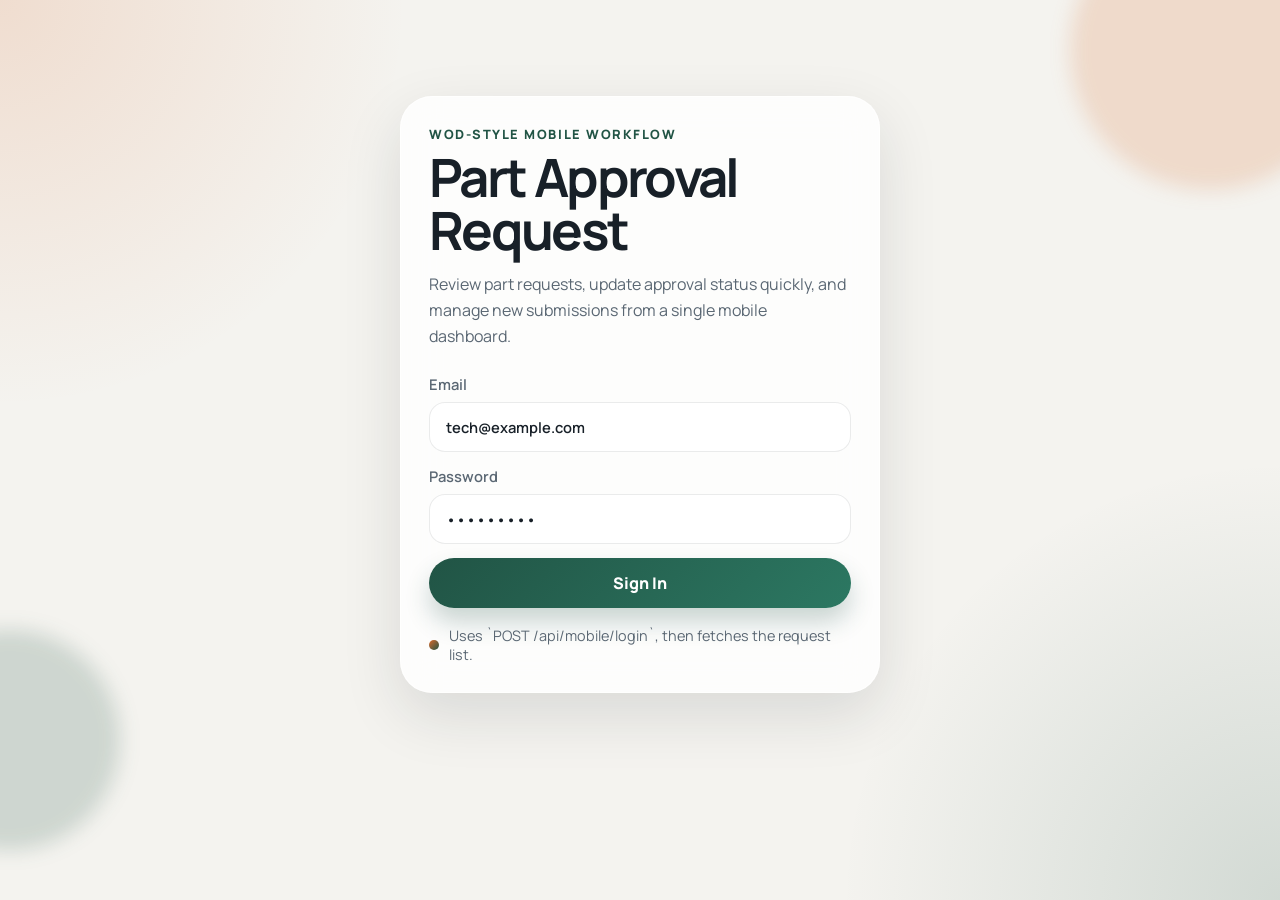
<file: design-prototype/index.html>
<!DOCTYPE html>
<html lang="en">
  <head>
    <meta charset="UTF-8" />
    <meta name="viewport" content="width=device-width, initial-scale=1.0" />
    <title>Part Approval Request</title>
    <link rel="preconnect" href="https://fonts.googleapis.com" />
    <link rel="preconnect" href="https://fonts.gstatic.com" crossorigin />
    <link
      href="https://fonts.googleapis.com/css2?family=Manrope:wght@400;500;600;700;800&display=swap"
      rel="stylesheet"
    />
    <link rel="stylesheet" href="./styles.css" />
  </head>
  <body>
    <div class="app-shell">
      <section class="screen login-screen active" data-screen="login">
        <div class="ambient ambient-one"></div>
        <div class="ambient ambient-two"></div>
        <div class="login-card">
          <p class="eyebrow">WOD-style mobile workflow</p>
          <h1>Part Approval Request</h1>
          <p class="lead">
            Review part requests, update approval status quickly, and manage new
            submissions from a single mobile dashboard.
          </p>

          <form id="login-form" class="login-form">
            <label>
              <span>Email</span>
              <input type="email" id="email" value="tech@example.com" required />
            </label>
            <label>
              <span>Password</span>
              <input type="password" id="password" value="secret123" required />
            </label>
            <button type="submit" class="primary-btn">Sign In</button>
          </form>

          <div class="login-note">
            <span class="note-dot"></span>
            Uses `POST /api/mobile/login`, then fetches the request list.
          </div>
        </div>
      </section>

      <section class="screen app-screen" data-screen="dashboard">
        <header class="app-header">
          <div>
            <p class="eyebrow">Approval workflow</p>
            <h2>Part Requests</h2>
          </div>
          <button class="ghost-btn" id="logout-btn">Logout</button>
        </header>

        <section class="hero-panel">
          <div>
            <p class="hero-label">Daily overview</p>
            <h3>Keep approvals moving without leaving the list.</h3>
            <p class="hero-copy">
              Each part request has seven quick status actions beside it:
              Requested, Approved, Pending, Collected, Returned, Used, and
              Disposed.
            </p>
          </div>
          <button class="primary-btn" id="open-create-btn">New Request</button>
        </section>

        <section class="summary-grid" id="summary-grid"></section>

        <section class="toolbar">
          <div class="search-box">
            <input
              type="search"
              id="search-input"
              placeholder="Search by part name, machine, brand..."
            />
          </div>
          <button class="ghost-btn" id="toggle-filters-btn">Filters</button>
        </section>

        <section class="filters-panel hidden" id="filters-panel">
          <div class="filter-row">
            <label>
              <span>Status</span>
              <select id="filter-status">
                <option value="">All</option>
              </select>
            </label>
            <label>
              <span>Category</span>
              <select id="filter-category">
                <option value="">All</option>
              </select>
            </label>
          </div>
          <div class="filter-row">
            <label>
              <span>Machine</span>
              <select id="filter-machine">
                <option value="">All</option>
              </select>
            </label>
            <label>
              <span>User</span>
              <select id="filter-user">
                <option value="">All</option>
              </select>
            </label>
          </div>
          <div class="filter-row">
            <label>
              <span>Created from</span>
              <input type="date" id="filter-from" />
            </label>
            <label>
              <span>Created to</span>
              <input type="date" id="filter-to" />
            </label>
          </div>
          <button class="primary-btn secondary-tone" id="apply-filters-btn">
            Apply Search Filters
          </button>
        </section>

        <section class="list-section">
          <div class="section-head">
            <h3>Request list</h3>
            <span id="request-count"></span>
          </div>
          <div id="request-list" class="request-list"></div>
        </section>
      </section>
    </div>

    <div class="modal hidden" id="detail-modal">
      <div class="modal-sheet">
        <div class="modal-head">
          <div>
            <p class="eyebrow">Request detail</p>
            <h3 id="detail-title">Part Request</h3>
          </div>
          <button class="ghost-btn" id="close-detail-btn">Close</button>
        </div>
        <div id="detail-body" class="detail-body"></div>
      </div>
    </div>

    <div class="modal hidden" id="create-modal">
      <div class="modal-sheet">
        <div class="modal-head">
          <div>
            <p class="eyebrow">Create request</p>
            <h3>New Part Approval</h3>
          </div>
          <button class="ghost-btn" id="close-create-btn">Close</button>
        </div>

        <form id="create-form" class="create-form">
          <div class="form-grid">
            <label>
              <span>Brand</span>
              <select id="brand_id" name="brand_id" required></select>
            </label>
            <label>
              <span>Brand Model</span>
              <select id="brand_model_id" name="brand_model_id" required></select>
            </label>
            <label>
              <span>Machine</span>
              <select id="machine_id" name="machine_id"></select>
            </label>
            <label>
              <span>Part Category</span>
              <select id="part_category_id" name="part_category_id" required></select>
            </label>
            <label>
              <span>Part Name</span>
              <input type="text" id="part_name" name="part_name" placeholder="Optional part name" />
            </label>
            <label>
              <span>Status</span>
              <select id="status" name="status" required></select>
            </label>
            <label>
              <span>Cost</span>
              <input type="number" id="cost" name="cost" placeholder="0.00" min="0" step="0.01" />
            </label>
            <label class="full">
              <span>Description</span>
              <textarea id="description" name="description" rows="3" placeholder="Describe the requested part"></textarea>
            </label>
            <label class="full">
              <span>Remark</span>
              <textarea id="remark" name="remark" rows="3" placeholder="Additional approval note"></textarea>
            </label>
          </div>
          <button type="submit" class="primary-btn">Submit Request</button>
        </form>
      </div>
    </div>

    <template id="request-card-template">
      <article class="request-card">
        <button class="request-main" type="button">
          <div class="request-top">
            <div>
              <p class="request-id"></p>
              <h4 class="request-name"></h4>
            </div>
            <span class="status-pill"></span>
          </div>
          <div class="request-meta"></div>
          <p class="request-description"></p>
        </button>
        <div class="floating-status-group"></div>
      </article>
    </template>

    <script src="./app.js"></script>
  </body>
</html>
</file>
<file: design-prototype/styles.css>
:root {
  --bg: #f4f3ef;
  --surface: rgba(255, 255, 255, 0.82);
  --surface-strong: #ffffff;
  --text: #182028;
  --muted: #5a6773;
  --line: rgba(24, 32, 40, 0.09);
  --accent: #d96a2b;
  --accent-soft: #ffe0c8;
  --forest: #215445;
  --olive: #8aa36e;
  --pending: #b8860b;
  --collected: #6e8f3c;
  --used: #26776d;
  --disposed: #6b58b8;
  --returned: #b54242;
  --new: #2b5fd9;
  --shadow: 0 22px 60px rgba(24, 32, 40, 0.12);
  --radius-lg: 28px;
  --radius-md: 18px;
  --radius-sm: 14px;
}

* {
  box-sizing: border-box;
}

body {
  margin: 0;
  min-height: 100vh;
  font-family: "Manrope", sans-serif;
  color: var(--text);
  background:
    radial-gradient(circle at top left, rgba(217, 106, 43, 0.16), transparent 26%),
    radial-gradient(circle at bottom right, rgba(33, 84, 69, 0.16), transparent 28%),
    var(--bg);
}

button,
input,
select,
textarea {
  font: inherit;
}

button {
  border: 0;
  cursor: pointer;
}

.app-shell {
  min-height: 100vh;
}

.screen {
  display: none;
  min-height: 100vh;
}

.screen.active {
  display: block;
}

.login-screen {
  position: relative;
  padding: 24px;
  overflow: hidden;
}

.ambient {
  position: absolute;
  border-radius: 999px;
  filter: blur(10px);
}

.ambient-one {
  width: 280px;
  height: 280px;
  top: -90px;
  right: -70px;
  background: rgba(217, 106, 43, 0.18);
}

.ambient-two {
  width: 220px;
  height: 220px;
  bottom: 50px;
  left: -100px;
  background: rgba(33, 84, 69, 0.18);
}

.login-card,
.hero-panel,
.summary-grid article,
.filters-panel,
.request-card,
.modal-sheet {
  background: var(--surface);
  backdrop-filter: blur(18px);
  border: 1px solid rgba(255, 255, 255, 0.66);
  box-shadow: var(--shadow);
}

.login-card {
  position: relative;
  z-index: 1;
  max-width: 480px;
  margin: 8vh auto 0;
  padding: 28px;
  border-radius: 32px;
}

.eyebrow {
  margin: 0 0 8px;
  color: var(--forest);
  font-size: 0.8rem;
  font-weight: 800;
  letter-spacing: 0.12em;
  text-transform: uppercase;
}

h1,
h2,
h3,
h4,
p {
  margin: 0;
}

h1 {
  font-size: clamp(2rem, 6vw, 3.3rem);
  line-height: 1;
  letter-spacing: -0.05em;
}

.lead {
  margin-top: 14px;
  color: var(--muted);
  line-height: 1.65;
}

.login-form,
.create-form {
  margin-top: 24px;
  display: grid;
  gap: 14px;
}

label {
  display: grid;
  gap: 8px;
  color: var(--muted);
  font-size: 0.92rem;
  font-weight: 600;
}

input,
select,
textarea {
  width: 100%;
  border: 1px solid var(--line);
  background: rgba(255, 255, 255, 0.92);
  color: var(--text);
  border-radius: 16px;
  padding: 14px 16px;
  outline: none;
}

input:focus,
select:focus,
textarea:focus {
  border-color: rgba(33, 84, 69, 0.45);
  box-shadow: 0 0 0 4px rgba(33, 84, 69, 0.08);
}

.primary-btn,
.ghost-btn {
  border-radius: 999px;
  padding: 14px 18px;
  font-weight: 800;
  transition: transform 160ms ease, box-shadow 160ms ease, background 160ms ease;
}

.primary-btn {
  color: #fff;
  background: linear-gradient(135deg, var(--forest), #2c7862);
  box-shadow: 0 14px 24px rgba(33, 84, 69, 0.24);
}

.secondary-tone {
  background: linear-gradient(135deg, var(--accent), #ca7d1d);
  box-shadow: 0 14px 24px rgba(217, 106, 43, 0.2);
}

.ghost-btn {
  background: rgba(255, 255, 255, 0.82);
  color: var(--text);
  border: 1px solid rgba(24, 32, 40, 0.08);
}

.primary-btn:hover,
.ghost-btn:hover,
.request-main:hover,
.status-fab:hover {
  transform: translateY(-1px);
}

.login-note {
  margin-top: 18px;
  display: inline-flex;
  align-items: center;
  gap: 10px;
  color: var(--muted);
  font-size: 0.9rem;
}

.note-dot {
  width: 10px;
  height: 10px;
  border-radius: 50%;
  background: linear-gradient(135deg, var(--accent), var(--forest));
}

.app-screen {
  padding: 18px;
}

.app-header,
.toolbar,
.section-head,
.modal-head,
.request-top {
  display: flex;
  align-items: center;
  justify-content: space-between;
  gap: 12px;
}

.hero-panel {
  margin-top: 18px;
  border-radius: var(--radius-lg);
  padding: 22px;
  display: grid;
  gap: 18px;
}

.hero-label {
  color: var(--accent);
  font-weight: 800;
  font-size: 0.85rem;
  text-transform: uppercase;
  letter-spacing: 0.12em;
}

.hero-panel h3 {
  margin-top: 8px;
  font-size: 1.6rem;
  line-height: 1.1;
  letter-spacing: -0.04em;
}

.hero-copy {
  margin-top: 10px;
  color: var(--muted);
  line-height: 1.6;
}

.summary-grid {
  margin-top: 18px;
  display: grid;
  grid-template-columns: repeat(2, minmax(0, 1fr));
  gap: 12px;
}

.summary-grid article {
  padding: 18px;
  border-radius: var(--radius-md);
}

.summary-grid strong {
  display: block;
  font-size: 1.8rem;
  line-height: 1;
  letter-spacing: -0.05em;
}

.summary-grid span {
  display: block;
  margin-top: 6px;
  color: var(--muted);
  font-weight: 700;
}

.toolbar {
  margin-top: 18px;
}

.search-box {
  flex: 1;
}

.filters-panel {
  margin-top: 14px;
  padding: 16px;
  border-radius: var(--radius-md);
}

.filter-row,
.form-grid {
  display: grid;
  gap: 12px;
}

.filter-row + .filter-row {
  margin-top: 12px;
}

.filters-panel .primary-btn {
  margin-top: 14px;
  width: 100%;
}

.list-section {
  margin-top: 22px;
}

.section-head {
  margin-bottom: 14px;
}

.section-head span {
  color: var(--muted);
  font-weight: 700;
}

.request-list {
  display: grid;
  gap: 14px;
}

.request-card {
  border-radius: 26px;
  padding: 14px;
  display: grid;
  grid-template-columns: minmax(0, 1fr) auto;
  gap: 12px;
  align-items: start;
}

.request-main {
  background: transparent;
  text-align: left;
  padding: 4px;
}

.request-id {
  color: var(--muted);
  font-weight: 700;
  font-size: 0.82rem;
}

.request-name {
  margin-top: 4px;
  font-size: 1.1rem;
  letter-spacing: -0.03em;
}

.status-pill {
  display: inline-flex;
  align-items: center;
  justify-content: center;
  min-width: 86px;
  padding: 8px 12px;
  border-radius: 999px;
  font-size: 0.78rem;
  font-weight: 800;
  text-transform: uppercase;
  letter-spacing: 0.08em;
}

.request-meta {
  margin-top: 12px;
  color: var(--muted);
  display: flex;
  flex-wrap: wrap;
  gap: 8px;
  font-size: 0.86rem;
  font-weight: 700;
}

.request-description {
  margin-top: 12px;
  color: #394651;
  line-height: 1.55;
}

.floating-status-group {
  display: grid;
  gap: 10px;
  align-self: center;
}

.status-fab {
  width: 58px;
  min-height: 58px;
  border-radius: 18px;
  color: #fff;
  display: grid;
  place-items: center;
  padding: 6px;
  text-align: center;
  font-size: 0.7rem;
  font-weight: 800;
  line-height: 1.1;
  box-shadow: 0 10px 18px rgba(24, 32, 40, 0.16);
}

.status-fab small {
  display: block;
  font-size: 0.95rem;
}

.status-fab.is-active {
  outline: 4px solid rgba(24, 32, 40, 0.08);
}

.status-requested {
  background: linear-gradient(135deg, #2b5fd9, #4c89ff);
}

.status-approved {
  background: linear-gradient(135deg, #2d7b4f, #4caf72);
}

.status-pending {
  background: linear-gradient(135deg, #a57000, #d79d18);
}

.status-collected {
  background: linear-gradient(135deg, #5f7f2a, #8fb84a);
}

.status-used {
  background: linear-gradient(135deg, #1f6f67, #37a199);
}

.status-disposed {
  background: linear-gradient(135deg, #5c49a8, #8a72de);
}

.status-returned {
  background: linear-gradient(135deg, #a63c3c, #d85a5a);
}

.modal {
  position: fixed;
  inset: 0;
  background: rgba(24, 32, 40, 0.34);
  display: grid;
  place-items: end center;
  padding: 18px;
  z-index: 10;
}

.modal-sheet {
  width: min(720px, 100%);
  max-height: 92vh;
  overflow: auto;
  border-radius: 28px 28px 18px 18px;
  padding: 22px;
}

.detail-body {
  margin-top: 18px;
  display: grid;
  gap: 14px;
}

.detail-card {
  background: rgba(255, 255, 255, 0.9);
  border: 1px solid var(--line);
  border-radius: 18px;
  padding: 16px;
}

.detail-card p + p {
  margin-top: 10px;
}

.detail-grid {
  display: grid;
  grid-template-columns: repeat(2, minmax(0, 1fr));
  gap: 12px;
}

.detail-label {
  color: var(--muted);
  font-size: 0.8rem;
  font-weight: 800;
  text-transform: uppercase;
  letter-spacing: 0.08em;
}

.detail-value {
  margin-top: 4px;
  font-weight: 700;
}

.form-grid .full {
  grid-column: 1 / -1;
}

.hidden {
  display: none;
}

.empty-state {
  padding: 32px 20px;
  border-radius: 20px;
  text-align: center;
  background: rgba(255, 255, 255, 0.76);
  color: var(--muted);
  border: 1px dashed rgba(24, 32, 40, 0.12);
}

@media (min-width: 760px) {
  .app-screen {
    max-width: 980px;
    margin: 0 auto;
    padding: 28px 24px 40px;
  }

  .hero-panel {
    grid-template-columns: minmax(0, 1fr) auto;
    align-items: end;
  }

  .filter-row,
  .form-grid {
    grid-template-columns: repeat(2, minmax(0, 1fr));
  }

  .summary-grid {
    grid-template-columns: repeat(4, minmax(0, 1fr));
  }
}
</file>
